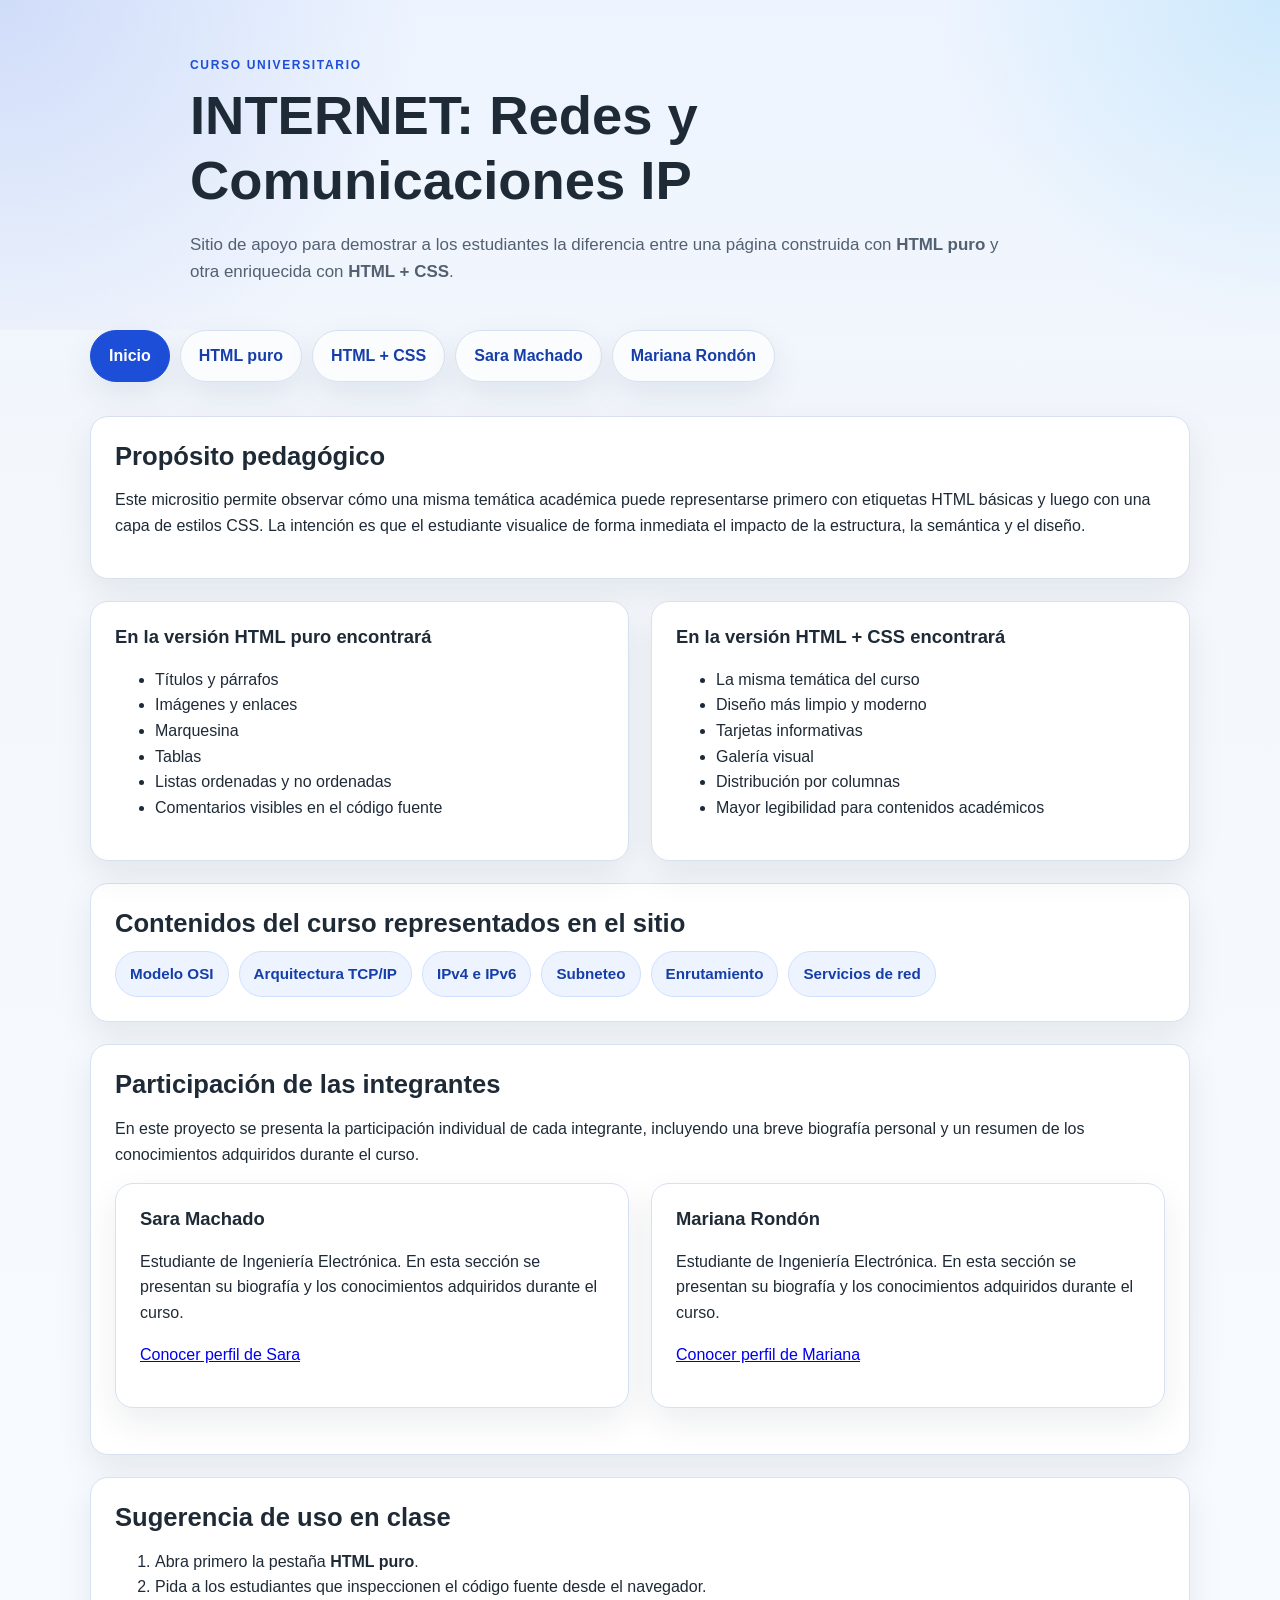
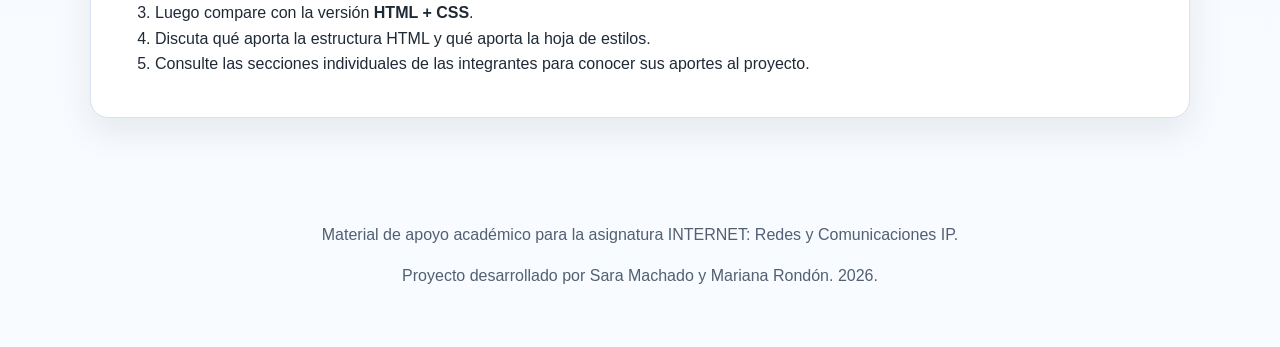
<file: index.html>
<!DOCTYPE html>
<html lang="es">

<head>
    <meta charset="UTF-8">
    <meta name="viewport" content="width=device-width, initial-scale=1.0">
    <title>INTERNET: Redes y Comunicaciones IP</title>
    <link rel="stylesheet" href="style.css">
</head>

<body>

    <!-- Encabezado principal -->
    <header class="hero">
        <div class="hero__content">
            <p class="eyebrow">Curso universitario</p>

            <h1>INTERNET: Redes y Comunicaciones IP</h1>

            <p class="lead">
                Sitio de apoyo para demostrar a los estudiantes la diferencia
                entre una página construida con <strong>HTML puro</strong>
                y otra enriquecida con <strong>HTML + CSS</strong>.
            </p>
        </div>
    </header>

    <!-- Navegación principal -->
    <nav class="tabs">

        <a class="tab active" href="index.html">Inicio</a>

        <a class="tab" href="daniel.html">HTML puro</a>

        <a class="tab" href="danielcss.html">HTML + CSS</a>

        <a class="tab" href="integrantes/integrante1.html">
            Sara Machado
        </a>

        <a class="tab" href="integrantes/integrante2.html">
            Mariana Rondón
        </a>

    </nav>

    <!-- Contenido principal -->
    <main class="container">

        <!-- Propósito pedagógico -->
        <section class="panel">

            <h2>Propósito pedagógico</h2>

            <p>
                Este micrositio permite observar cómo una misma temática
                académica puede representarse primero con etiquetas HTML
                básicas y luego con una capa de estilos CSS. La intención
                es que el estudiante visualice de forma inmediata el
                impacto de la estructura, la semántica y el diseño.
            </p>

        </section>

        <!-- Comparación de versiones -->
        <section class="grid two">

            <article class="panel">

                <h3>En la versión HTML puro encontrará</h3>

                <ul>
                    <li>Títulos y párrafos</li>
                    <li>Imágenes y enlaces</li>
                    <li>Marquesina</li>
                    <li>Tablas</li>
                    <li>Listas ordenadas y no ordenadas</li>
                    <li>Comentarios visibles en el código fuente</li>
                </ul>

            </article>

            <article class="panel">

                <h3>En la versión HTML + CSS encontrará</h3>

                <ul>
                    <li>La misma temática del curso</li>
                    <li>Diseño más limpio y moderno</li>
                    <li>Tarjetas informativas</li>
                    <li>Galería visual</li>
                    <li>Distribución por columnas</li>
                    <li>Mayor legibilidad para contenidos académicos</li>
                </ul>

            </article>

        </section>

        <!-- Contenidos del curso -->
        <section class="panel">

            <h2>Contenidos del curso representados en el sitio</h2>

            <div class="topics">

                <span>Modelo OSI</span>
                <span>Arquitectura TCP/IP</span>
                <span>IPv4 e IPv6</span>
                <span>Subneteo</span>
                <span>Enrutamiento</span>
                <span>Servicios de red</span>

            </div>

        </section>

        <!-- Participación de las integrantes -->
        <section class="panel">

            <h2>Participación de las integrantes</h2>

            <p>
                En este proyecto se presenta la participación individual
                de cada integrante, incluyendo una breve biografía personal
                y un resumen de los conocimientos adquiridos durante el curso.
            </p>

            <div class="grid two">

                <article class="panel">

                    <h3>Sara Machado</h3>

                    <p>
                        Estudiante de Ingeniería Electrónica.
                        En esta sección se presentan su biografía
                        y los conocimientos adquiridos durante el curso.
                    </p>

                    <p>
                        <a href="integrantes/integrante1.html">
                            Conocer perfil de Sara
                        </a>
                    </p>

                </article>

                <article class="panel">

                    <h3>Mariana Rondón</h3>

                    <p>
                        Estudiante de Ingeniería Electrónica.
                        En esta sección se presentan su biografía
                        y los conocimientos adquiridos durante el curso.
                    </p>

                    <p>
                        <a href="integrantes/integrante2.html">
                            Conocer perfil de Mariana
                        </a>
                    </p>

                </article>

            </div>

        </section>

        <!-- Sugerencia de uso -->
        <section class="panel">

            <h2>Sugerencia de uso en clase</h2>

            <ol>

                <li>
                    Abra primero la pestaña <strong>HTML puro</strong>.
                </li>

                <li>
                    Pida a los estudiantes que inspeccionen el código
                    fuente desde el navegador.
                </li>

                <li>
                    Luego compare con la versión <strong>HTML + CSS</strong>.
                </li>

                <li>
                    Discuta qué aporta la estructura HTML y qué aporta
                    la hoja de estilos.
                </li>

                <li>
                    Consulte las secciones individuales de las integrantes
                    para conocer sus aportes al proyecto.
                </li>

            </ol>

        </section>

    </main>

    <!-- Pie de página -->
    <footer class="site-footer">

        <p>
            Material de apoyo académico para la asignatura
            INTERNET: Redes y Comunicaciones IP.
        </p>

        <p>
            Proyecto desarrollado por Sara Machado y Mariana Rondón.
            2026.
        </p>

    </footer>

</body>
</html>
</file>
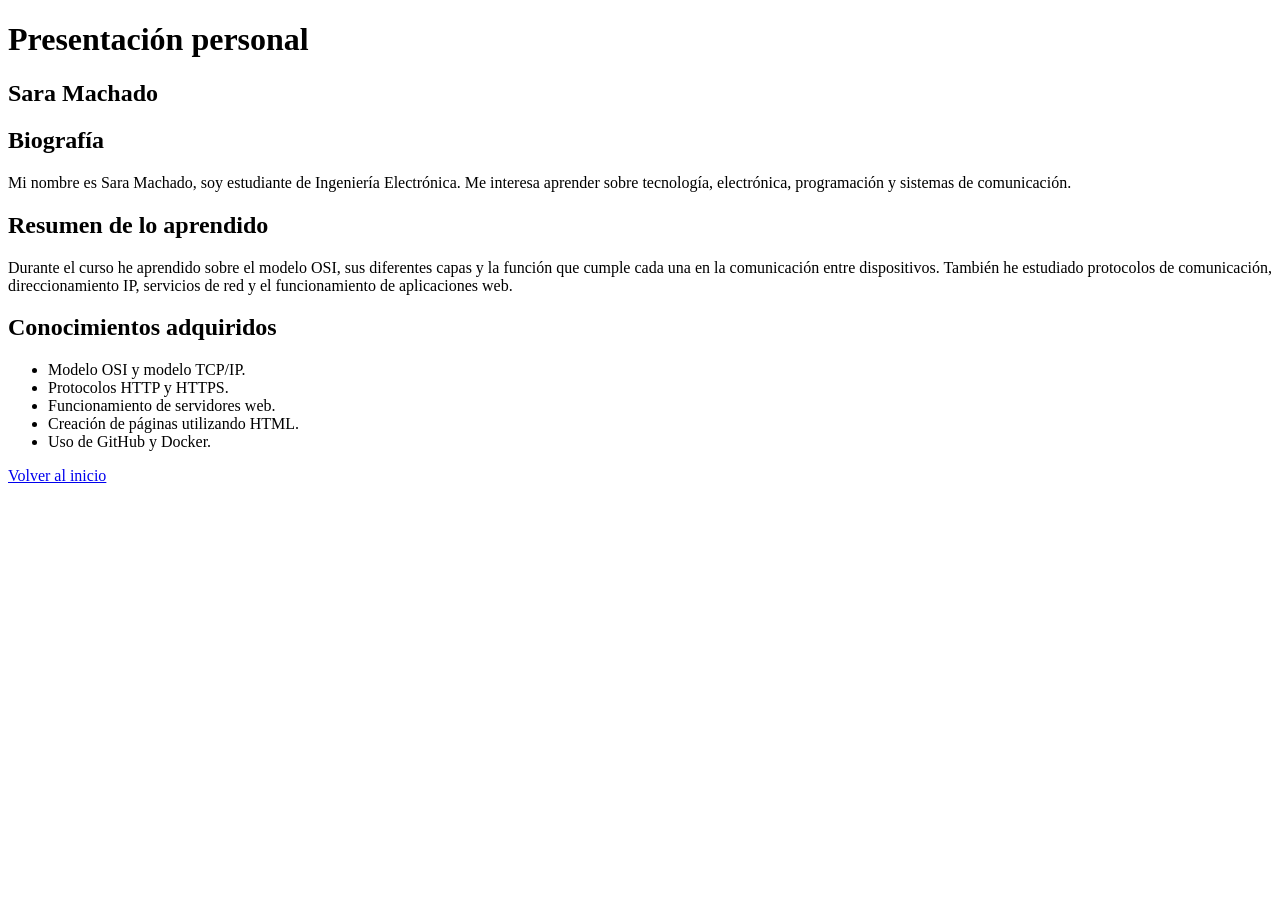
<file: integrantes/integrante1.html>
<!DOCTYPE html>
<html lang="es">
<head>
    <meta charset="UTF-8">
    <title>Sara Machado</title>
</head>
<body>

    <header>
        <h1>Presentación personal</h1>
        <h2>Sara Machado</h2>
    </header>

    <main>
        <section>
            <h2>Biografía</h2>
            <p>
                Mi nombre es Sara Machado, soy estudiante de
                Ingeniería Electrónica. Me interesa aprender
                sobre tecnología, electrónica, programación
                y sistemas de comunicación.
            </p>
        </section>

        <section>
            <h2>Resumen de lo aprendido</h2>
            <p>
                Durante el curso he aprendido sobre el modelo
                OSI, sus diferentes capas y la función que
                cumple cada una en la comunicación entre
                dispositivos. También he estudiado protocolos
                de comunicación, direccionamiento IP,
                servicios de red y el funcionamiento de
                aplicaciones web.
            </p>
        </section>

        <section>
            <h2>Conocimientos adquiridos</h2>
            <ul>
                <li>Modelo OSI y modelo TCP/IP.</li>
                <li>Protocolos HTTP y HTTPS.</li>
                <li>Funcionamiento de servidores web.</li>
                <li>Creación de páginas utilizando HTML.</li>
                <li>Uso de GitHub y Docker.</li>
            </ul>
        </section>
    </main>

    <footer>
        <a href="../index.html">Volver al inicio</a>
    </footer>

</body>
</html>
</file>
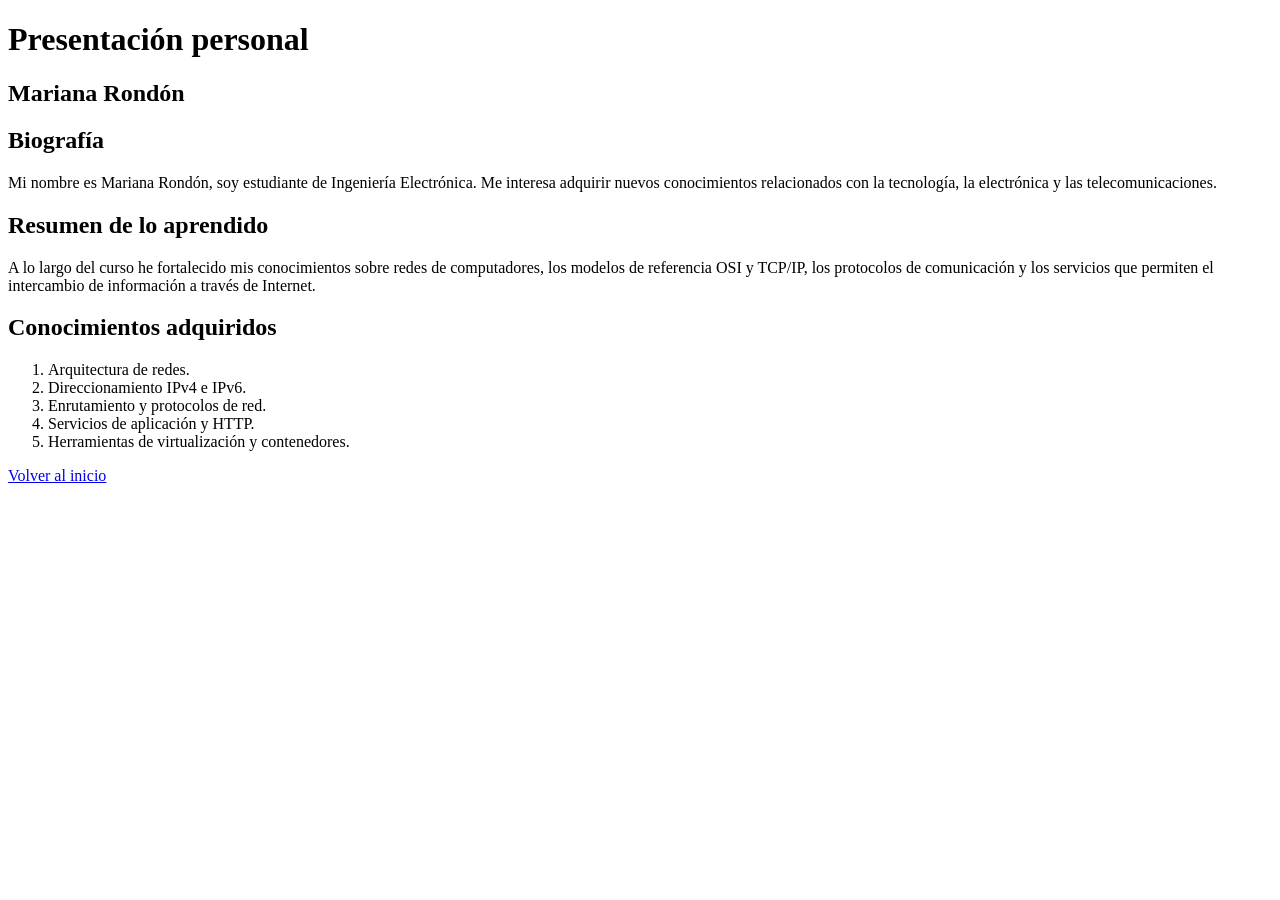
<file: integrantes/integrante2.html>
<!DOCTYPE html>
<html lang="es">
<head>
    <meta charset="UTF-8">
    <title>Mariana Rondón</title>
</head>
<body>

    <header>
        <h1>Presentación personal</h1>
        <h2>Mariana Rondón</h2>
    </header>

    <main>
        <section>
            <h2>Biografía</h2>
            <p>
                Mi nombre es Mariana Rondón, soy estudiante
                de Ingeniería Electrónica. Me interesa
                adquirir nuevos conocimientos relacionados
                con la tecnología, la electrónica y las
                telecomunicaciones.
            </p>
        </section>

        <section>
            <h2>Resumen de lo aprendido</h2>
            <p>
                A lo largo del curso he fortalecido mis
                conocimientos sobre redes de computadores,
                los modelos de referencia OSI y TCP/IP,
                los protocolos de comunicación y los
                servicios que permiten el intercambio
                de información a través de Internet.
            </p>
        </section>

        <section>
            <h2>Conocimientos adquiridos</h2>
            <ol>
                <li>Arquitectura de redes.</li>
                <li>Direccionamiento IPv4 e IPv6.</li>
                <li>Enrutamiento y protocolos de red.</li>
                <li>Servicios de aplicación y HTTP.</li>
                <li>Herramientas de virtualización y contenedores.</li>
            </ol>
        </section>
    </main>

    <footer>
        <a href="../index.html">Volver al inicio</a>
    </footer>

</body>
</html>
</file>
<file: style.css>
/* =========================================================
   Hoja de estilos principal
   Diseñada para una demostración visual más académica y limpia
   ========================================================= */

:root{
  --bg: #f4f7fb;
  --surface: #ffffff;
  --surface-2: #eef4ff;
  --text: #1f2a37;
  --muted: #526071;
  --primary: #1d4ed8;
  --primary-dark: #163ea8;
  --border: #d7e1f0;
  --shadow: 0 14px 34px rgba(18, 38, 63, 0.08);
  --radius: 18px;
}

*{
  box-sizing: border-box;
}

body{
  margin: 0;
  font-family: Arial, Helvetica, sans-serif;
  background: linear-gradient(180deg, #edf4ff 0%, var(--bg) 28%, #f8fbff 100%);
  color: var(--text);
  line-height: 1.6;
}

img{
  max-width: 100%;
  display: block;
}

.container{
  width: min(1100px, calc(100% - 32px));
  margin: 0 auto;
}

.hero,
.page-header{
  padding: 56px 0 28px;
  background:
    radial-gradient(circle at top left, rgba(29, 78, 216, 0.14), transparent 32%),
    radial-gradient(circle at top right, rgba(14, 165, 233, 0.14), transparent 26%);
}

.hero__content,
.page-header .container{
  width: min(900px, calc(100% - 32px));
  margin: 0 auto;
}

.eyebrow{
  margin: 0 0 8px;
  text-transform: uppercase;
  letter-spacing: .14em;
  font-size: .75rem;
  font-weight: 700;
  color: var(--primary);
}

h1, h2, h3{
  margin-top: 0;
  line-height: 1.2;
}

h1{
  font-size: clamp(2rem, 5vw, 3.4rem);
  margin-bottom: 12px;
}

h2{
  font-size: 1.6rem;
  margin-bottom: 12px;
}

h3{
  font-size: 1.15rem;
}

.lead{
  font-size: 1.06rem;
  color: var(--muted);
  max-width: 820px;
}

.tabs{
  width: min(1100px, calc(100% - 32px));
  margin: 0 auto 28px;
  display: flex;
  flex-wrap: wrap;
  gap: 10px;
  padding: 0 0 6px;
}

.tab{
  text-decoration: none;
  color: var(--primary-dark);
  background: rgba(255,255,255,.72);
  border: 1px solid var(--border);
  padding: 12px 18px;
  border-radius: 999px;
  font-weight: 700;
  box-shadow: var(--shadow);
}

.tab.active{
  background: var(--primary);
  color: white;
  border-color: var(--primary);
}

main{
  padding-bottom: 40px;
}

.panel{
  background: var(--surface);
  border: 1px solid var(--border);
  border-radius: var(--radius);
  padding: 24px;
  box-shadow: var(--shadow);
  margin-bottom: 22px;
}

.panel.accent{
  background: linear-gradient(180deg, #f8fbff 0%, var(--surface-2) 100%);
}

.grid{
  display: grid;
  gap: 22px;
}

.grid.two{
  grid-template-columns: repeat(2, minmax(0, 1fr));
}

.hero-grid{
  grid-template-columns: 1.2fr .8fr;
  align-items: center;
}

.topics{
  display: flex;
  flex-wrap: wrap;
  gap: 10px;
}

.topics span{
  background: #eef4ff;
  color: var(--primary-dark);
  border: 1px solid #cfe0ff;
  padding: 10px 14px;
  border-radius: 999px;
  font-size: .95rem;
  font-weight: 700;
}

.clean-list{
  margin: 0;
  padding-left: 18px;
}

.course-figure{
  margin: 0;
}

.course-figure img{
  border-radius: 16px;
  border: 1px solid var(--border);
  box-shadow: var(--shadow);
}

.course-figure figcaption{
  font-size: .92rem;
  color: var(--muted);
  margin-top: 10px;
}

.styled-table{
  width: 100%;
  border-collapse: collapse;
  overflow: hidden;
  border-radius: 14px;
}

.styled-table thead th{
  background: #1e40af;
  color: white;
  text-align: left;
}

.styled-table th,
.styled-table td{
  padding: 14px 16px;
  border: 1px solid var(--border);
  vertical-align: top;
}

.styled-table tbody tr:nth-child(even){
  background: #f8fbff;
}

.gallery{
  display: grid;
  grid-template-columns: repeat(3, minmax(0, 1fr));
  gap: 14px;
}

.gallery img{
  width: 100%;
  aspect-ratio: 4 / 3;
  object-fit: cover;
  border-radius: 16px;
  border: 1px solid var(--border);
  box-shadow: var(--shadow);
}

.site-footer{
  padding: 26px 18px 42px;
  text-align: center;
  color: var(--muted);
}

@media (max-width: 840px){
  .grid.two,
  .hero-grid,
  .gallery{
    grid-template-columns: 1fr;
  }

  .tab{
    width: 100%;
    text-align: center;
  }
}
</file>
